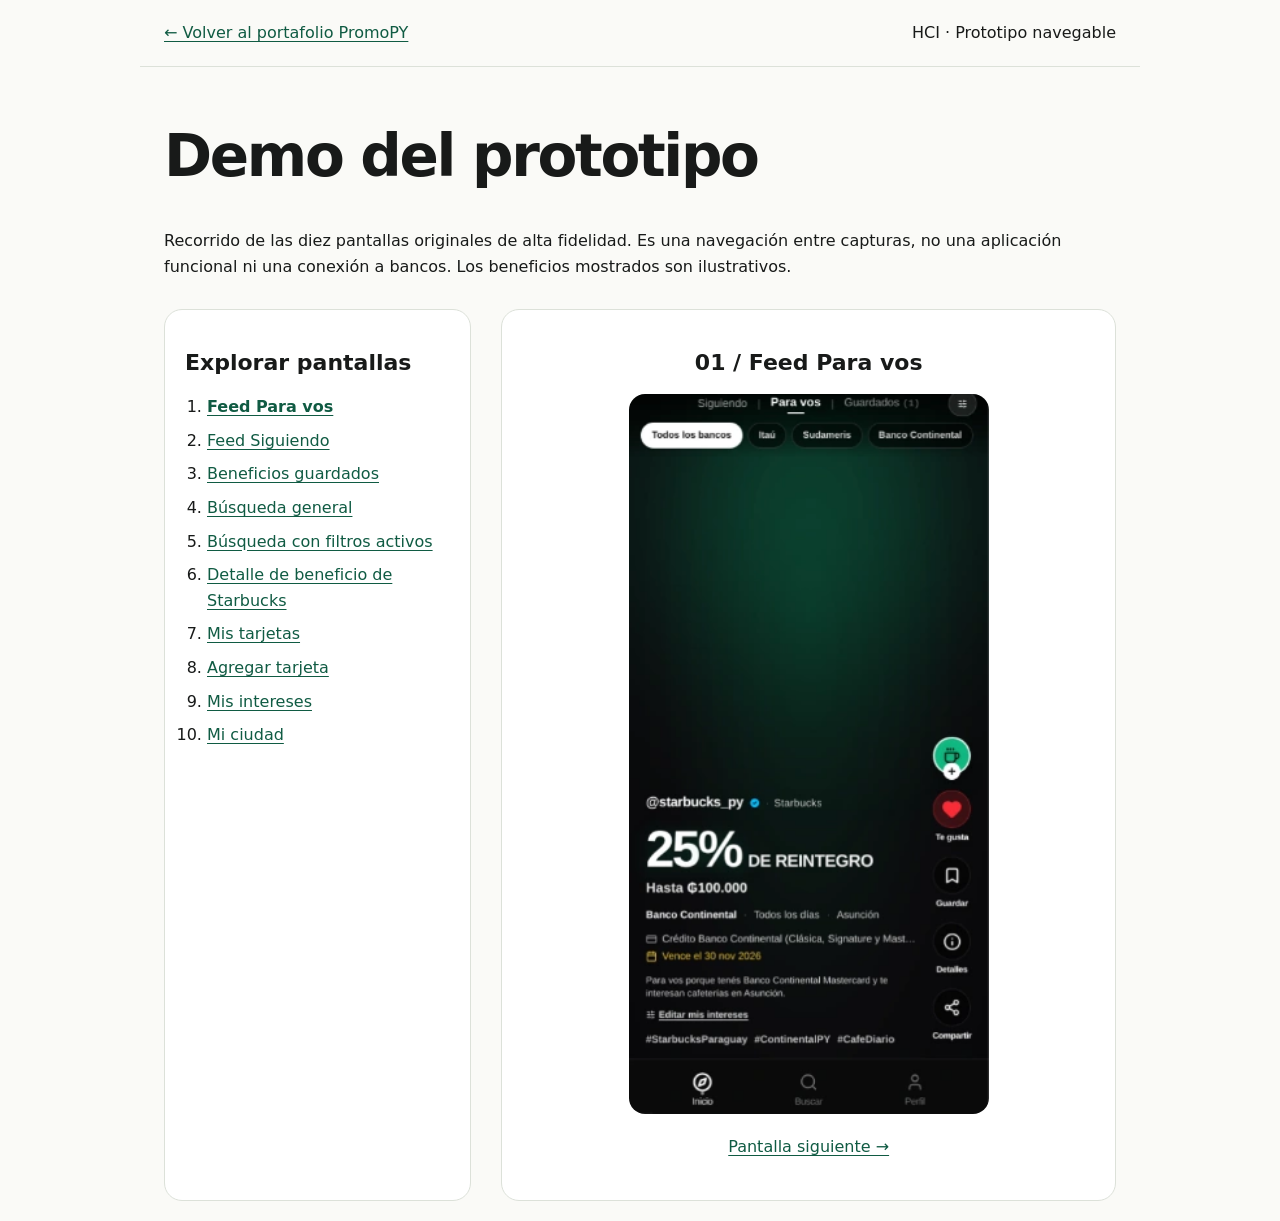
<file: demo/index.html>
<!doctype html><html lang="es"><head><meta charset="utf-8"><meta name="viewport" content="width=device-width, initial-scale=1"><title>Feed Para vos · Demo PromoPY</title><link rel="stylesheet" href="../css/demo.css"></head><body><a class="skip" href="#pantalla">Saltar a la pantalla</a><header><a href="../index.html">← Volver al portafolio PromoPY</a><p>HCI · Prototipo navegable</p></header><main><h1>Demo del prototipo</h1><p>Recorrido de las diez pantallas originales de alta fidelidad. Es una navegación entre capturas, no una aplicación funcional ni una conexión a bancos. Los beneficios mostrados son ilustrativos.</p><div class="layout"><nav aria-label="Pantallas del prototipo"><h2>Explorar pantallas</h2><ol><li><a aria-current="page" href="index.html">Feed Para vos</a></li><li><a  href="pantalla-2.html">Feed Siguiendo</a></li><li><a  href="pantalla-3.html">Beneficios guardados</a></li><li><a  href="pantalla-4.html">Búsqueda general</a></li><li><a  href="pantalla-5.html">Búsqueda con filtros activos</a></li><li><a  href="pantalla-6.html">Detalle de beneficio de Starbucks</a></li><li><a  href="pantalla-7.html">Mis tarjetas</a></li><li><a  href="pantalla-8.html">Agregar tarjeta</a></li><li><a  href="pantalla-9.html">Mis intereses</a></li><li><a  href="pantalla-10.html">Mi ciudad</a></li></ol></nav><section id="pantalla"><h2>01 / Feed Para vos</h2><a href="../img/feed-personalizado-de-beneficios.webp" aria-label="Abrir captura original de Feed Para vos"><img src="../img/feed-personalizado-de-beneficios.webp" alt="Captura del prototipo: Feed Para vos"></a><div class="controls"><a href="pantalla-2.html">Pantalla siguiente →</a></div></section></div></main></body></html>
</file>
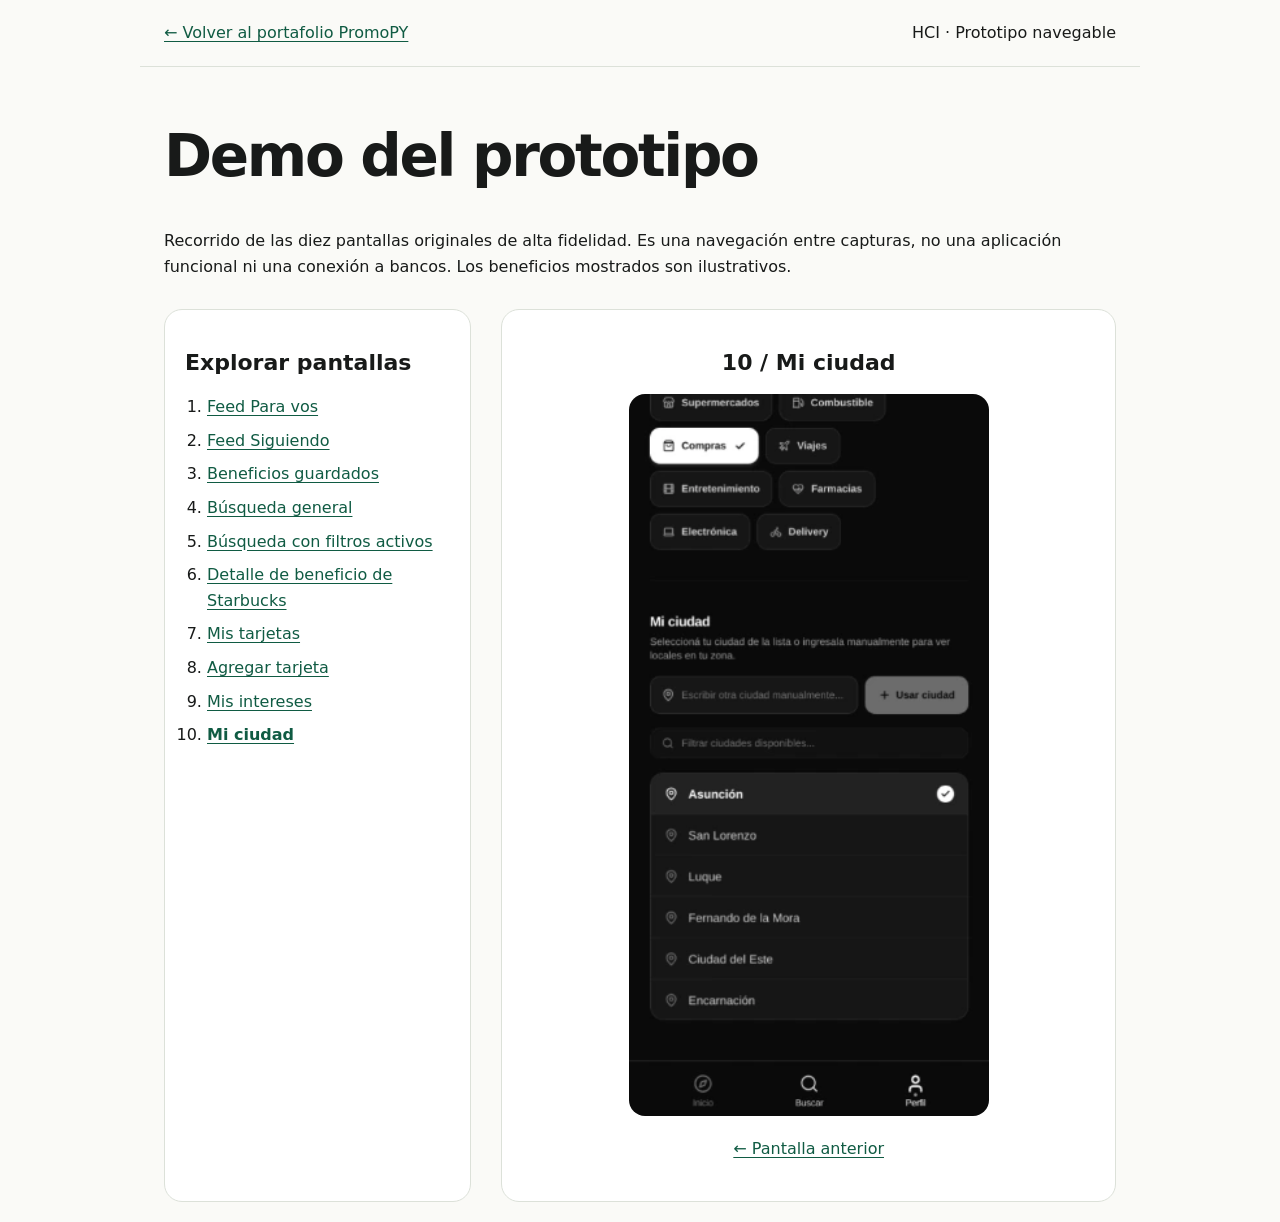
<file: demo/pantalla-10.html>
<!doctype html><html lang="es"><head><meta charset="utf-8"><meta name="viewport" content="width=device-width, initial-scale=1"><title>Mi ciudad · Demo PromoPY</title><link rel="stylesheet" href="../css/demo.css"></head><body><a class="skip" href="#pantalla">Saltar a la pantalla</a><header><a href="../index.html">← Volver al portafolio PromoPY</a><p>HCI · Prototipo navegable</p></header><main><h1>Demo del prototipo</h1><p>Recorrido de las diez pantallas originales de alta fidelidad. Es una navegación entre capturas, no una aplicación funcional ni una conexión a bancos. Los beneficios mostrados son ilustrativos.</p><div class="layout"><nav aria-label="Pantallas del prototipo"><h2>Explorar pantallas</h2><ol><li><a  href="index.html">Feed Para vos</a></li><li><a  href="pantalla-2.html">Feed Siguiendo</a></li><li><a  href="pantalla-3.html">Beneficios guardados</a></li><li><a  href="pantalla-4.html">Búsqueda general</a></li><li><a  href="pantalla-5.html">Búsqueda con filtros activos</a></li><li><a  href="pantalla-6.html">Detalle de beneficio de Starbucks</a></li><li><a  href="pantalla-7.html">Mis tarjetas</a></li><li><a  href="pantalla-8.html">Agregar tarjeta</a></li><li><a  href="pantalla-9.html">Mis intereses</a></li><li><a aria-current="page" href="pantalla-10.html">Mi ciudad</a></li></ol></nav><section id="pantalla"><h2>10 / Mi ciudad</h2><a href="../img/mi-ciudad.webp" aria-label="Abrir captura original de Mi ciudad"><img src="../img/mi-ciudad.webp" alt="Captura del prototipo: Mi ciudad"></a><div class="controls"><a href="pantalla-9.html">← Pantalla anterior</a></div></section></div></main></body></html>
</file>
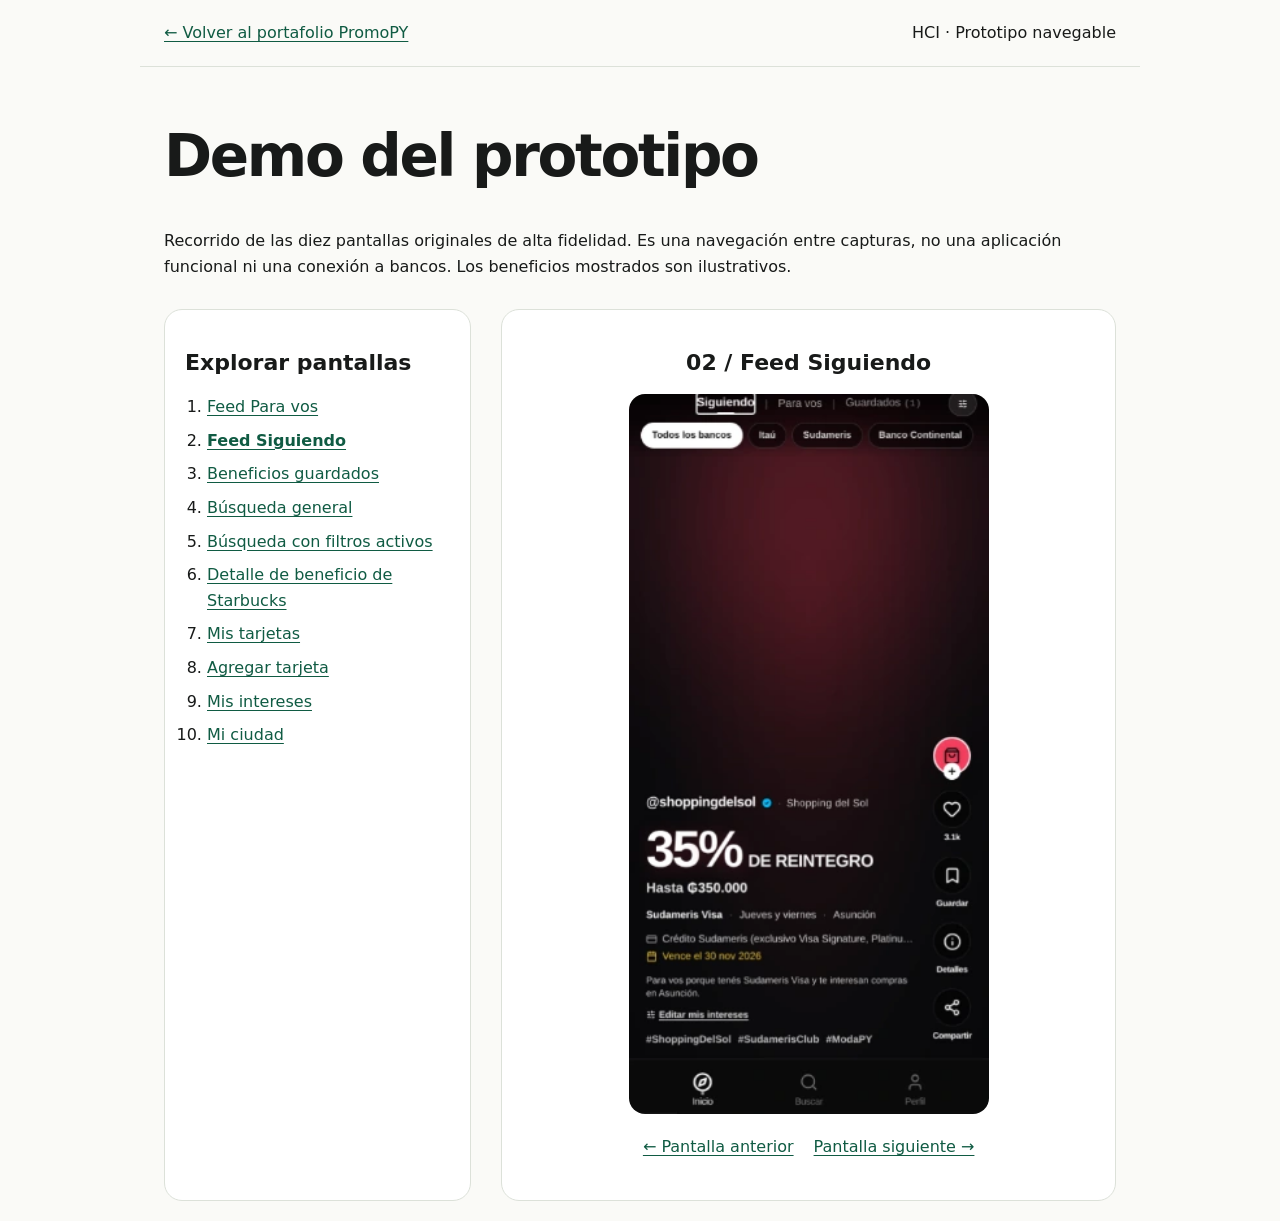
<file: demo/pantalla-2.html>
<!doctype html><html lang="es"><head><meta charset="utf-8"><meta name="viewport" content="width=device-width, initial-scale=1"><title>Feed Siguiendo · Demo PromoPY</title><link rel="stylesheet" href="../css/demo.css"></head><body><a class="skip" href="#pantalla">Saltar a la pantalla</a><header><a href="../index.html">← Volver al portafolio PromoPY</a><p>HCI · Prototipo navegable</p></header><main><h1>Demo del prototipo</h1><p>Recorrido de las diez pantallas originales de alta fidelidad. Es una navegación entre capturas, no una aplicación funcional ni una conexión a bancos. Los beneficios mostrados son ilustrativos.</p><div class="layout"><nav aria-label="Pantallas del prototipo"><h2>Explorar pantallas</h2><ol><li><a  href="index.html">Feed Para vos</a></li><li><a aria-current="page" href="pantalla-2.html">Feed Siguiendo</a></li><li><a  href="pantalla-3.html">Beneficios guardados</a></li><li><a  href="pantalla-4.html">Búsqueda general</a></li><li><a  href="pantalla-5.html">Búsqueda con filtros activos</a></li><li><a  href="pantalla-6.html">Detalle de beneficio de Starbucks</a></li><li><a  href="pantalla-7.html">Mis tarjetas</a></li><li><a  href="pantalla-8.html">Agregar tarjeta</a></li><li><a  href="pantalla-9.html">Mis intereses</a></li><li><a  href="pantalla-10.html">Mi ciudad</a></li></ol></nav><section id="pantalla"><h2>02 / Feed Siguiendo</h2><a href="../img/feed-siguiendo.webp" aria-label="Abrir captura original de Feed Siguiendo"><img src="../img/feed-siguiendo.webp" alt="Captura del prototipo: Feed Siguiendo"></a><div class="controls"><a href="index.html">← Pantalla anterior</a><a href="pantalla-3.html">Pantalla siguiente →</a></div></section></div></main></body></html>
</file>
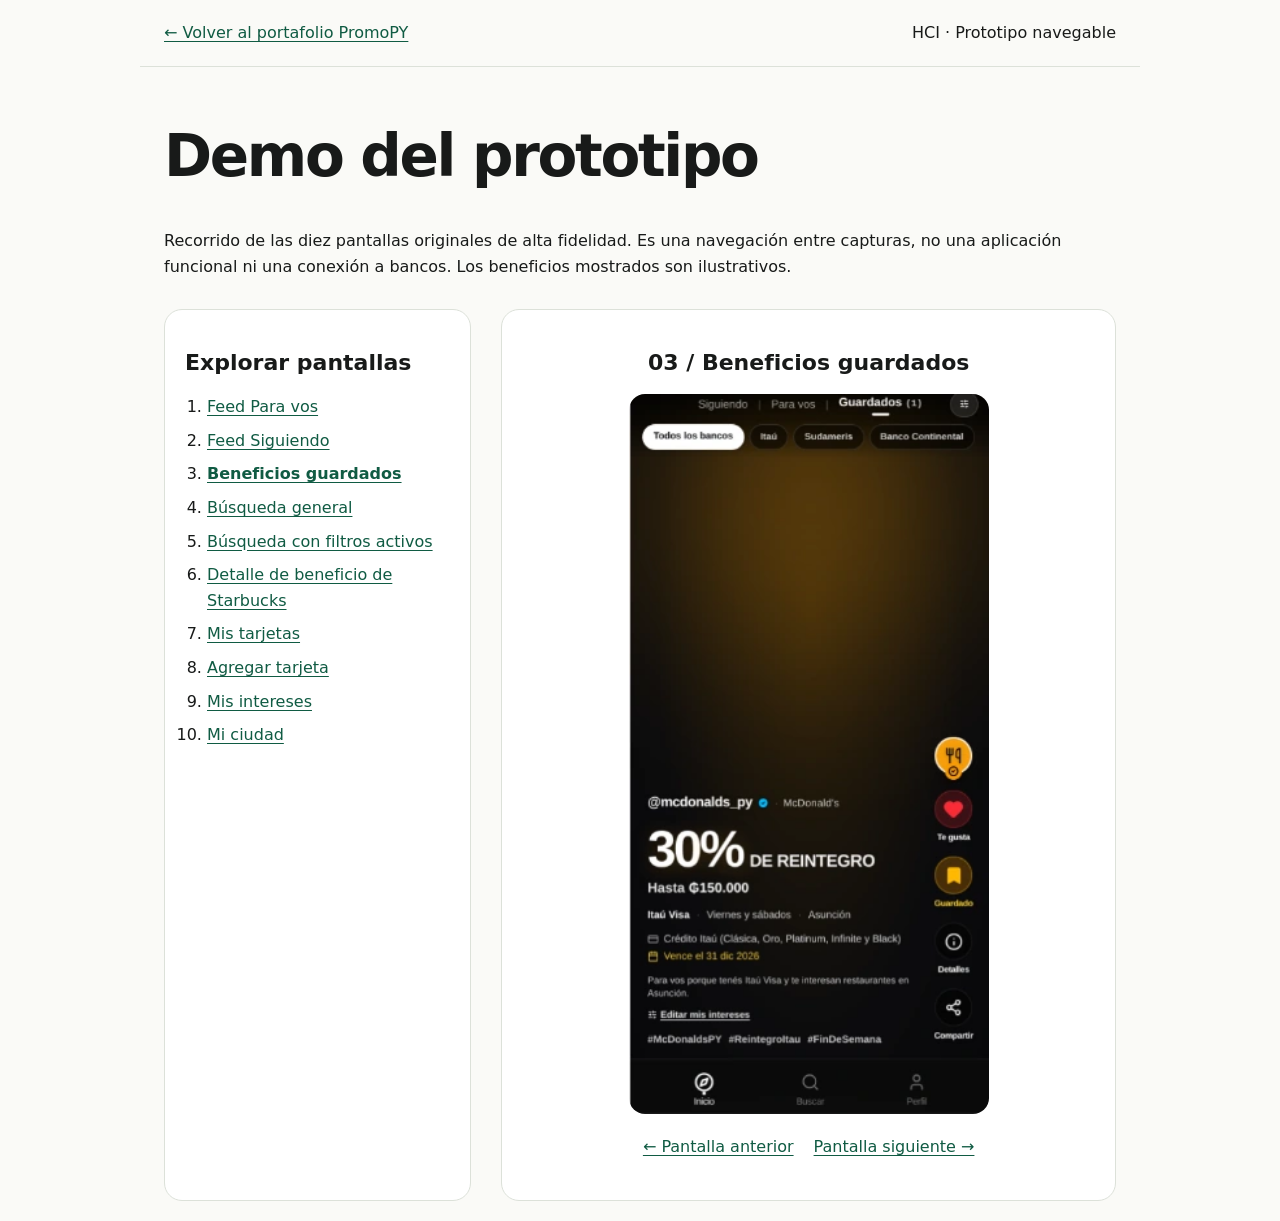
<file: demo/pantalla-3.html>
<!doctype html><html lang="es"><head><meta charset="utf-8"><meta name="viewport" content="width=device-width, initial-scale=1"><title>Beneficios guardados · Demo PromoPY</title><link rel="stylesheet" href="../css/demo.css"></head><body><a class="skip" href="#pantalla">Saltar a la pantalla</a><header><a href="../index.html">← Volver al portafolio PromoPY</a><p>HCI · Prototipo navegable</p></header><main><h1>Demo del prototipo</h1><p>Recorrido de las diez pantallas originales de alta fidelidad. Es una navegación entre capturas, no una aplicación funcional ni una conexión a bancos. Los beneficios mostrados son ilustrativos.</p><div class="layout"><nav aria-label="Pantallas del prototipo"><h2>Explorar pantallas</h2><ol><li><a  href="index.html">Feed Para vos</a></li><li><a  href="pantalla-2.html">Feed Siguiendo</a></li><li><a aria-current="page" href="pantalla-3.html">Beneficios guardados</a></li><li><a  href="pantalla-4.html">Búsqueda general</a></li><li><a  href="pantalla-5.html">Búsqueda con filtros activos</a></li><li><a  href="pantalla-6.html">Detalle de beneficio de Starbucks</a></li><li><a  href="pantalla-7.html">Mis tarjetas</a></li><li><a  href="pantalla-8.html">Agregar tarjeta</a></li><li><a  href="pantalla-9.html">Mis intereses</a></li><li><a  href="pantalla-10.html">Mi ciudad</a></li></ol></nav><section id="pantalla"><h2>03 / Beneficios guardados</h2><a href="../img/beneficios-guardados.webp" aria-label="Abrir captura original de Beneficios guardados"><img src="../img/beneficios-guardados.webp" alt="Captura del prototipo: Beneficios guardados"></a><div class="controls"><a href="pantalla-2.html">← Pantalla anterior</a><a href="pantalla-4.html">Pantalla siguiente →</a></div></section></div></main></body></html>
</file>
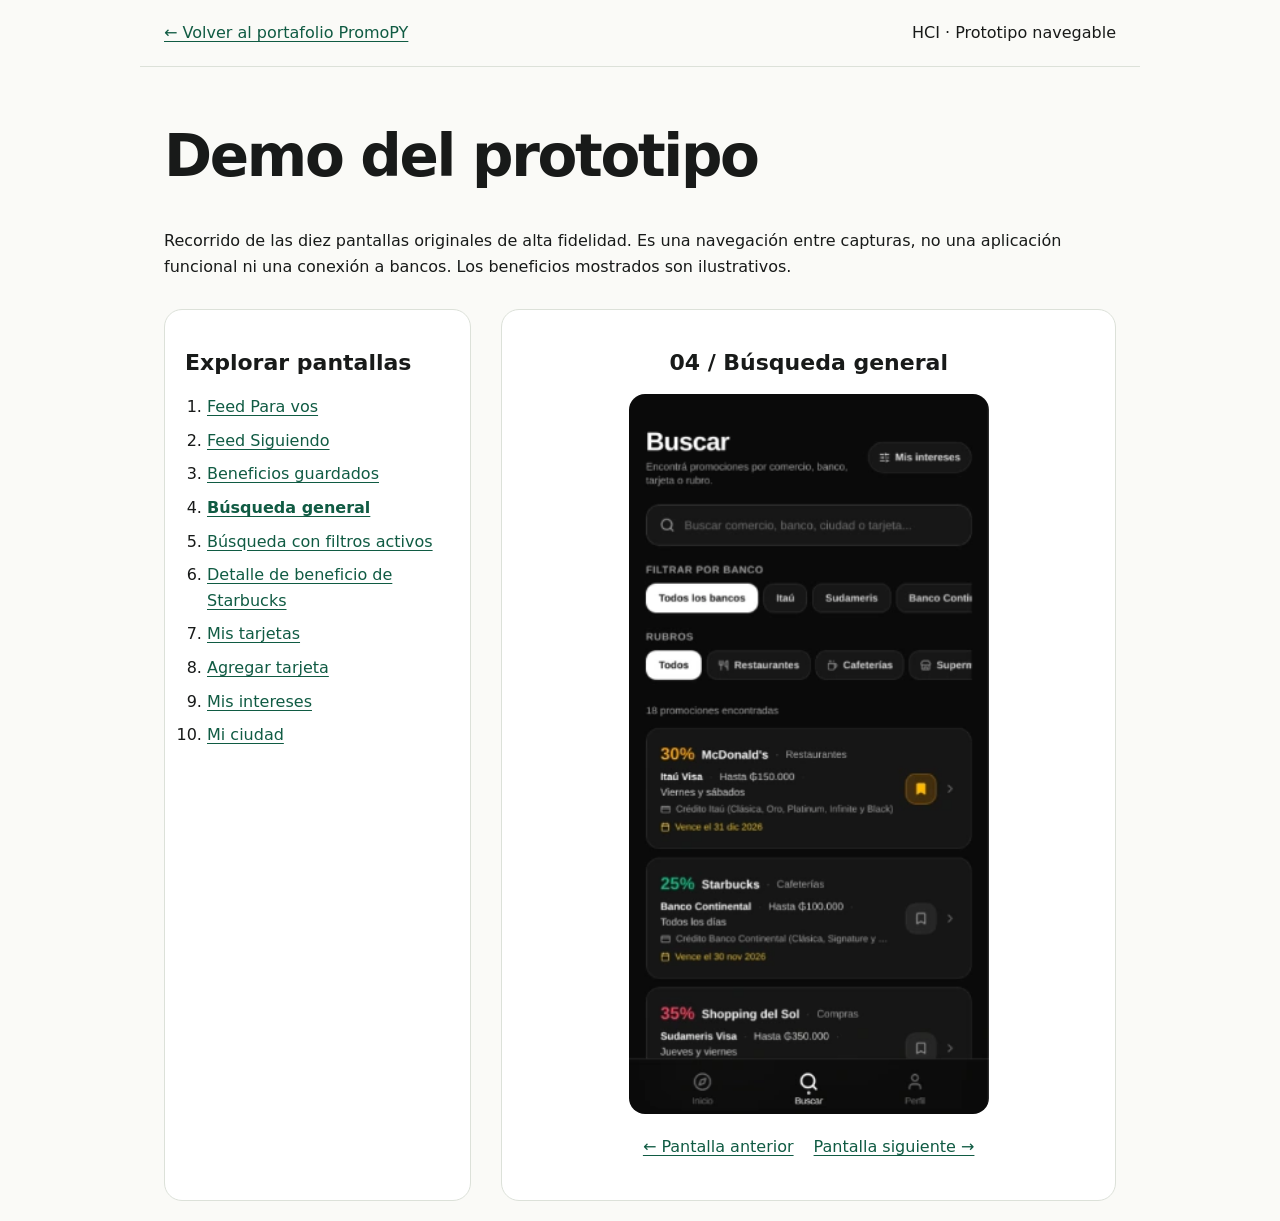
<file: demo/pantalla-4.html>
<!doctype html><html lang="es"><head><meta charset="utf-8"><meta name="viewport" content="width=device-width, initial-scale=1"><title>Búsqueda general · Demo PromoPY</title><link rel="stylesheet" href="../css/demo.css"></head><body><a class="skip" href="#pantalla">Saltar a la pantalla</a><header><a href="../index.html">← Volver al portafolio PromoPY</a><p>HCI · Prototipo navegable</p></header><main><h1>Demo del prototipo</h1><p>Recorrido de las diez pantallas originales de alta fidelidad. Es una navegación entre capturas, no una aplicación funcional ni una conexión a bancos. Los beneficios mostrados son ilustrativos.</p><div class="layout"><nav aria-label="Pantallas del prototipo"><h2>Explorar pantallas</h2><ol><li><a  href="index.html">Feed Para vos</a></li><li><a  href="pantalla-2.html">Feed Siguiendo</a></li><li><a  href="pantalla-3.html">Beneficios guardados</a></li><li><a aria-current="page" href="pantalla-4.html">Búsqueda general</a></li><li><a  href="pantalla-5.html">Búsqueda con filtros activos</a></li><li><a  href="pantalla-6.html">Detalle de beneficio de Starbucks</a></li><li><a  href="pantalla-7.html">Mis tarjetas</a></li><li><a  href="pantalla-8.html">Agregar tarjeta</a></li><li><a  href="pantalla-9.html">Mis intereses</a></li><li><a  href="pantalla-10.html">Mi ciudad</a></li></ol></nav><section id="pantalla"><h2>04 / Búsqueda general</h2><a href="../img/buscador-de-beneficios.webp" aria-label="Abrir captura original de Búsqueda general"><img src="../img/buscador-de-beneficios.webp" alt="Captura del prototipo: Búsqueda general"></a><div class="controls"><a href="pantalla-3.html">← Pantalla anterior</a><a href="pantalla-5.html">Pantalla siguiente →</a></div></section></div></main></body></html>
</file>
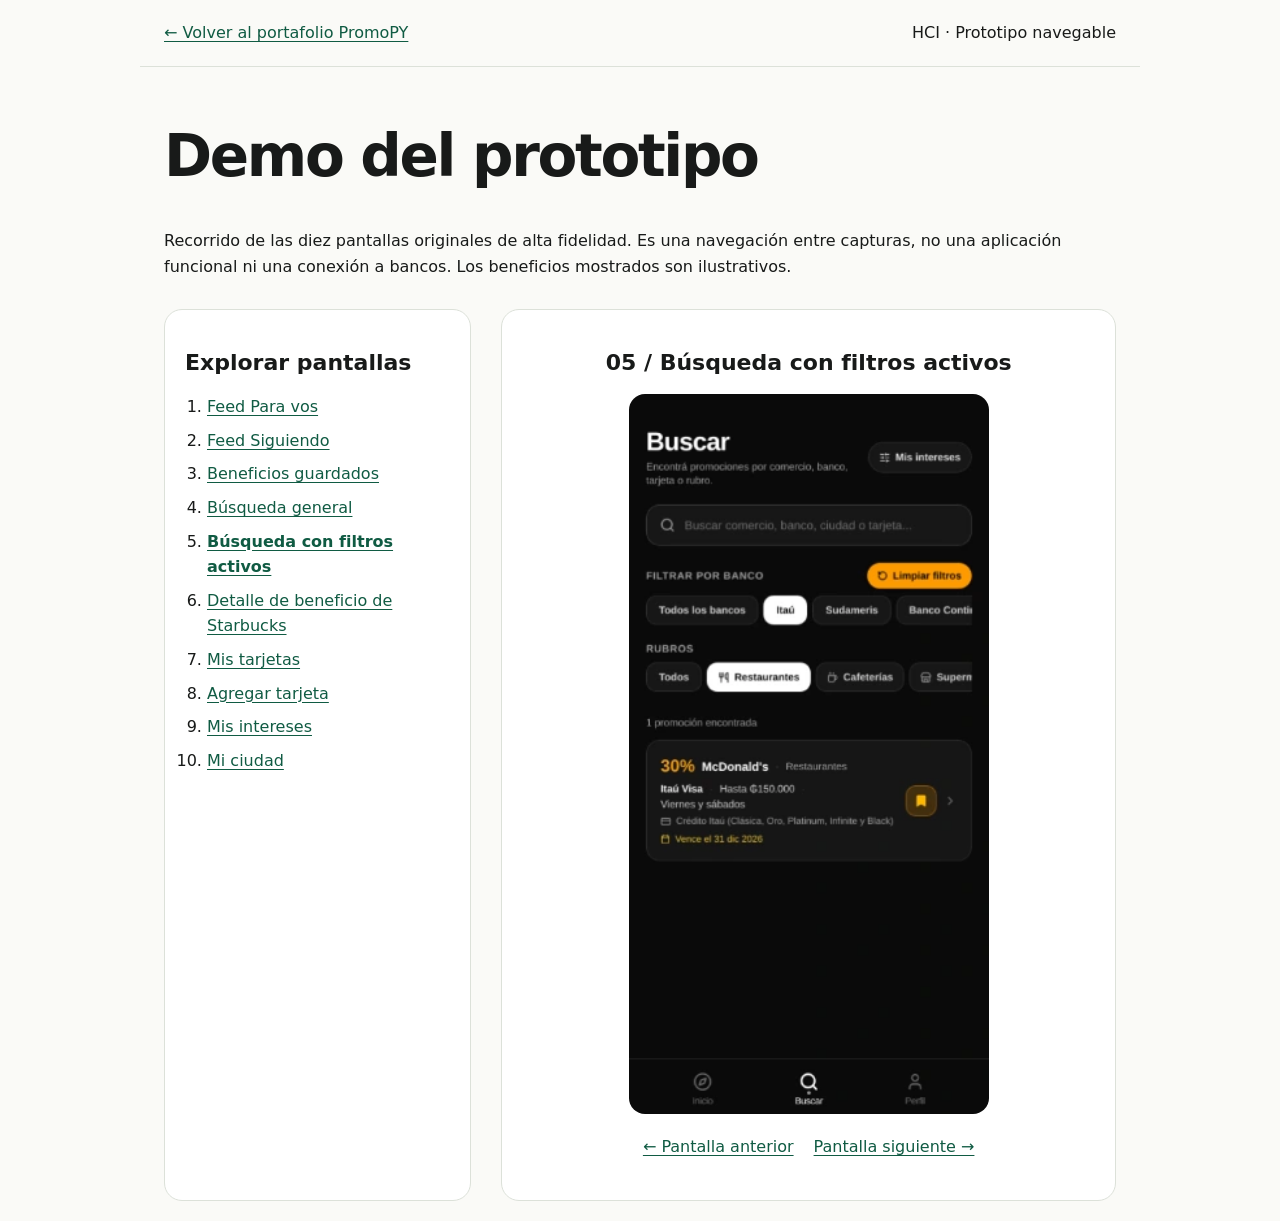
<file: demo/pantalla-5.html>
<!doctype html><html lang="es"><head><meta charset="utf-8"><meta name="viewport" content="width=device-width, initial-scale=1"><title>Búsqueda con filtros activos · Demo PromoPY</title><link rel="stylesheet" href="../css/demo.css"></head><body><a class="skip" href="#pantalla">Saltar a la pantalla</a><header><a href="../index.html">← Volver al portafolio PromoPY</a><p>HCI · Prototipo navegable</p></header><main><h1>Demo del prototipo</h1><p>Recorrido de las diez pantallas originales de alta fidelidad. Es una navegación entre capturas, no una aplicación funcional ni una conexión a bancos. Los beneficios mostrados son ilustrativos.</p><div class="layout"><nav aria-label="Pantallas del prototipo"><h2>Explorar pantallas</h2><ol><li><a  href="index.html">Feed Para vos</a></li><li><a  href="pantalla-2.html">Feed Siguiendo</a></li><li><a  href="pantalla-3.html">Beneficios guardados</a></li><li><a  href="pantalla-4.html">Búsqueda general</a></li><li><a aria-current="page" href="pantalla-5.html">Búsqueda con filtros activos</a></li><li><a  href="pantalla-6.html">Detalle de beneficio de Starbucks</a></li><li><a  href="pantalla-7.html">Mis tarjetas</a></li><li><a  href="pantalla-8.html">Agregar tarjeta</a></li><li><a  href="pantalla-9.html">Mis intereses</a></li><li><a  href="pantalla-10.html">Mi ciudad</a></li></ol></nav><section id="pantalla"><h2>05 / Búsqueda con filtros activos</h2><a href="../img/busqueda-con-filtros-activos.webp" aria-label="Abrir captura original de Búsqueda con filtros activos"><img src="../img/busqueda-con-filtros-activos.webp" alt="Captura del prototipo: Búsqueda con filtros activos"></a><div class="controls"><a href="pantalla-4.html">← Pantalla anterior</a><a href="pantalla-6.html">Pantalla siguiente →</a></div></section></div></main></body></html>
</file>
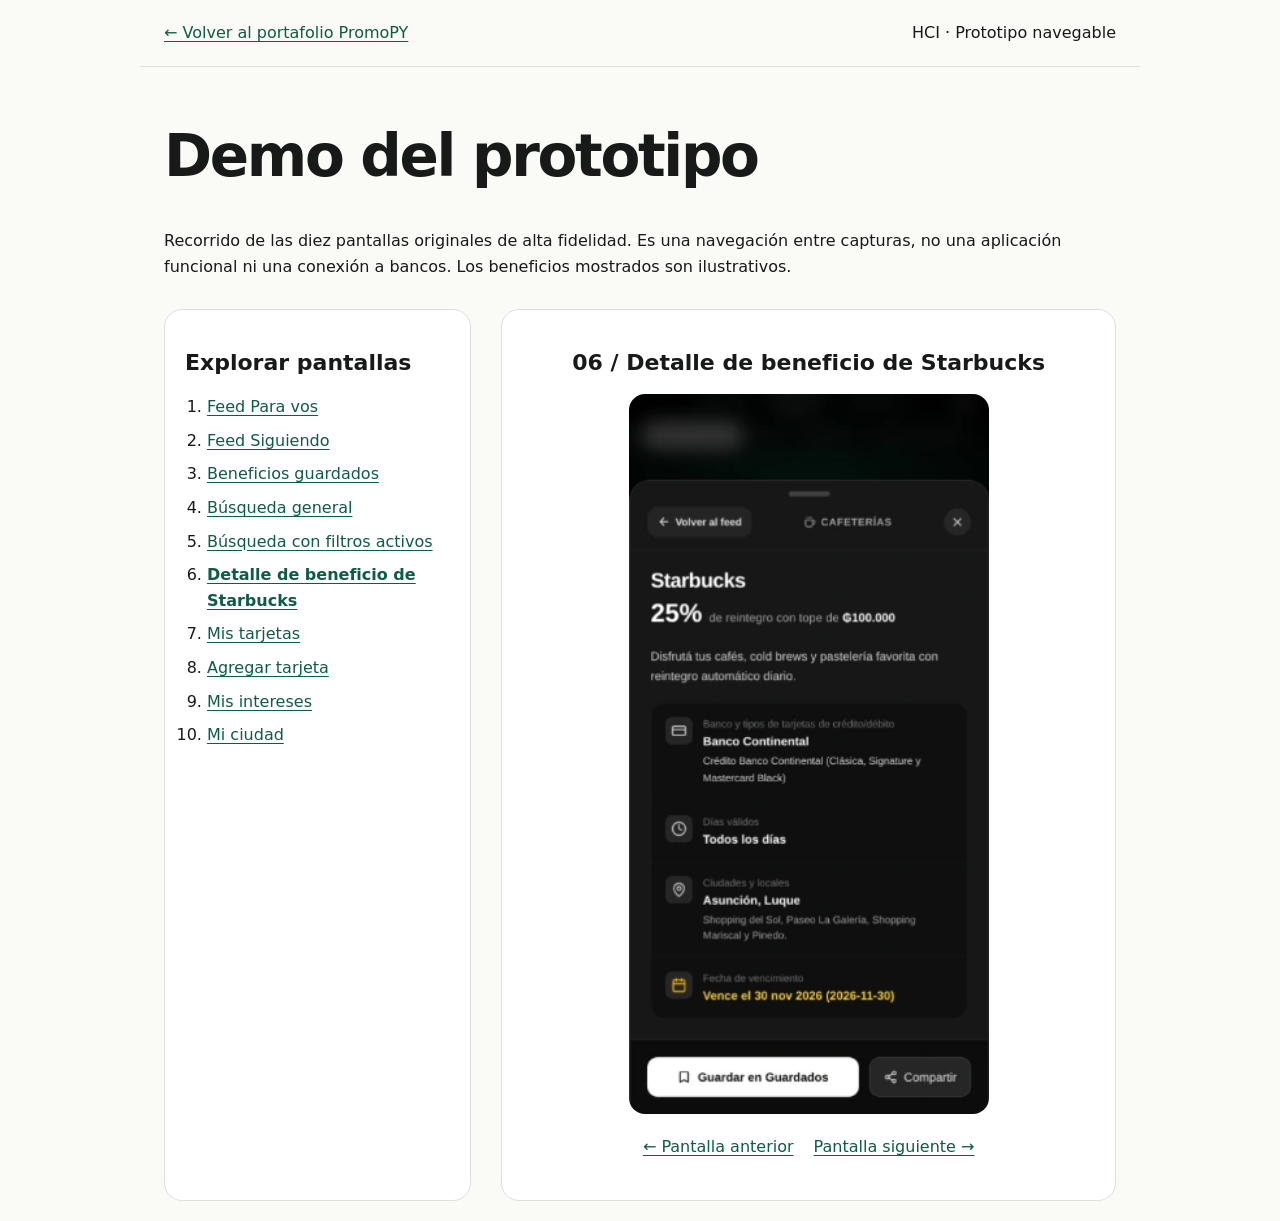
<file: demo/pantalla-6.html>
<!doctype html><html lang="es"><head><meta charset="utf-8"><meta name="viewport" content="width=device-width, initial-scale=1"><title>Detalle de beneficio de Starbucks · Demo PromoPY</title><link rel="stylesheet" href="../css/demo.css"></head><body><a class="skip" href="#pantalla">Saltar a la pantalla</a><header><a href="../index.html">← Volver al portafolio PromoPY</a><p>HCI · Prototipo navegable</p></header><main><h1>Demo del prototipo</h1><p>Recorrido de las diez pantallas originales de alta fidelidad. Es una navegación entre capturas, no una aplicación funcional ni una conexión a bancos. Los beneficios mostrados son ilustrativos.</p><div class="layout"><nav aria-label="Pantallas del prototipo"><h2>Explorar pantallas</h2><ol><li><a  href="index.html">Feed Para vos</a></li><li><a  href="pantalla-2.html">Feed Siguiendo</a></li><li><a  href="pantalla-3.html">Beneficios guardados</a></li><li><a  href="pantalla-4.html">Búsqueda general</a></li><li><a  href="pantalla-5.html">Búsqueda con filtros activos</a></li><li><a aria-current="page" href="pantalla-6.html">Detalle de beneficio de Starbucks</a></li><li><a  href="pantalla-7.html">Mis tarjetas</a></li><li><a  href="pantalla-8.html">Agregar tarjeta</a></li><li><a  href="pantalla-9.html">Mis intereses</a></li><li><a  href="pantalla-10.html">Mi ciudad</a></li></ol></nav><section id="pantalla"><h2>06 / Detalle de beneficio de Starbucks</h2><a href="../img/detalle-de-beneficio-de-starbucks.webp" aria-label="Abrir captura original de Detalle de beneficio de Starbucks"><img src="../img/detalle-de-beneficio-de-starbucks.webp" alt="Captura del prototipo: Detalle de beneficio de Starbucks"></a><div class="controls"><a href="pantalla-5.html">← Pantalla anterior</a><a href="pantalla-7.html">Pantalla siguiente →</a></div></section></div></main></body></html>
</file>
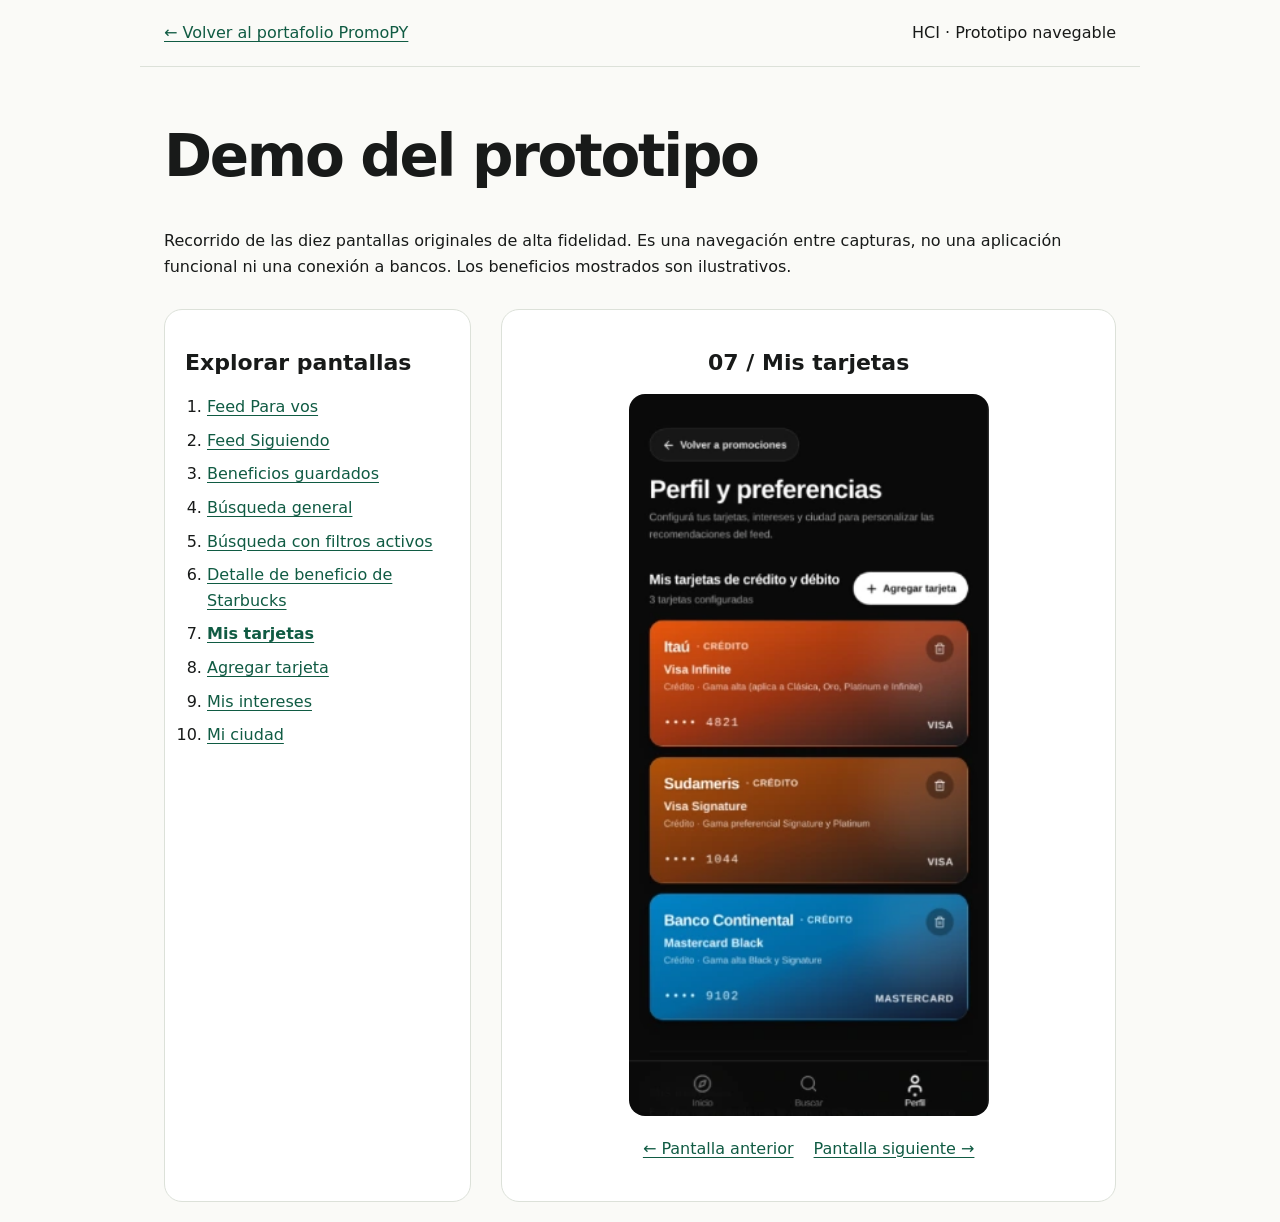
<file: demo/pantalla-7.html>
<!doctype html><html lang="es"><head><meta charset="utf-8"><meta name="viewport" content="width=device-width, initial-scale=1"><title>Mis tarjetas · Demo PromoPY</title><link rel="stylesheet" href="../css/demo.css"></head><body><a class="skip" href="#pantalla">Saltar a la pantalla</a><header><a href="../index.html">← Volver al portafolio PromoPY</a><p>HCI · Prototipo navegable</p></header><main><h1>Demo del prototipo</h1><p>Recorrido de las diez pantallas originales de alta fidelidad. Es una navegación entre capturas, no una aplicación funcional ni una conexión a bancos. Los beneficios mostrados son ilustrativos.</p><div class="layout"><nav aria-label="Pantallas del prototipo"><h2>Explorar pantallas</h2><ol><li><a  href="index.html">Feed Para vos</a></li><li><a  href="pantalla-2.html">Feed Siguiendo</a></li><li><a  href="pantalla-3.html">Beneficios guardados</a></li><li><a  href="pantalla-4.html">Búsqueda general</a></li><li><a  href="pantalla-5.html">Búsqueda con filtros activos</a></li><li><a  href="pantalla-6.html">Detalle de beneficio de Starbucks</a></li><li><a aria-current="page" href="pantalla-7.html">Mis tarjetas</a></li><li><a  href="pantalla-8.html">Agregar tarjeta</a></li><li><a  href="pantalla-9.html">Mis intereses</a></li><li><a  href="pantalla-10.html">Mi ciudad</a></li></ol></nav><section id="pantalla"><h2>07 / Mis tarjetas</h2><a href="../img/perfil-con-tarjetas-bancarias.webp" aria-label="Abrir captura original de Mis tarjetas"><img src="../img/perfil-con-tarjetas-bancarias.webp" alt="Captura del prototipo: Mis tarjetas"></a><div class="controls"><a href="pantalla-6.html">← Pantalla anterior</a><a href="pantalla-8.html">Pantalla siguiente →</a></div></section></div></main></body></html>
</file>
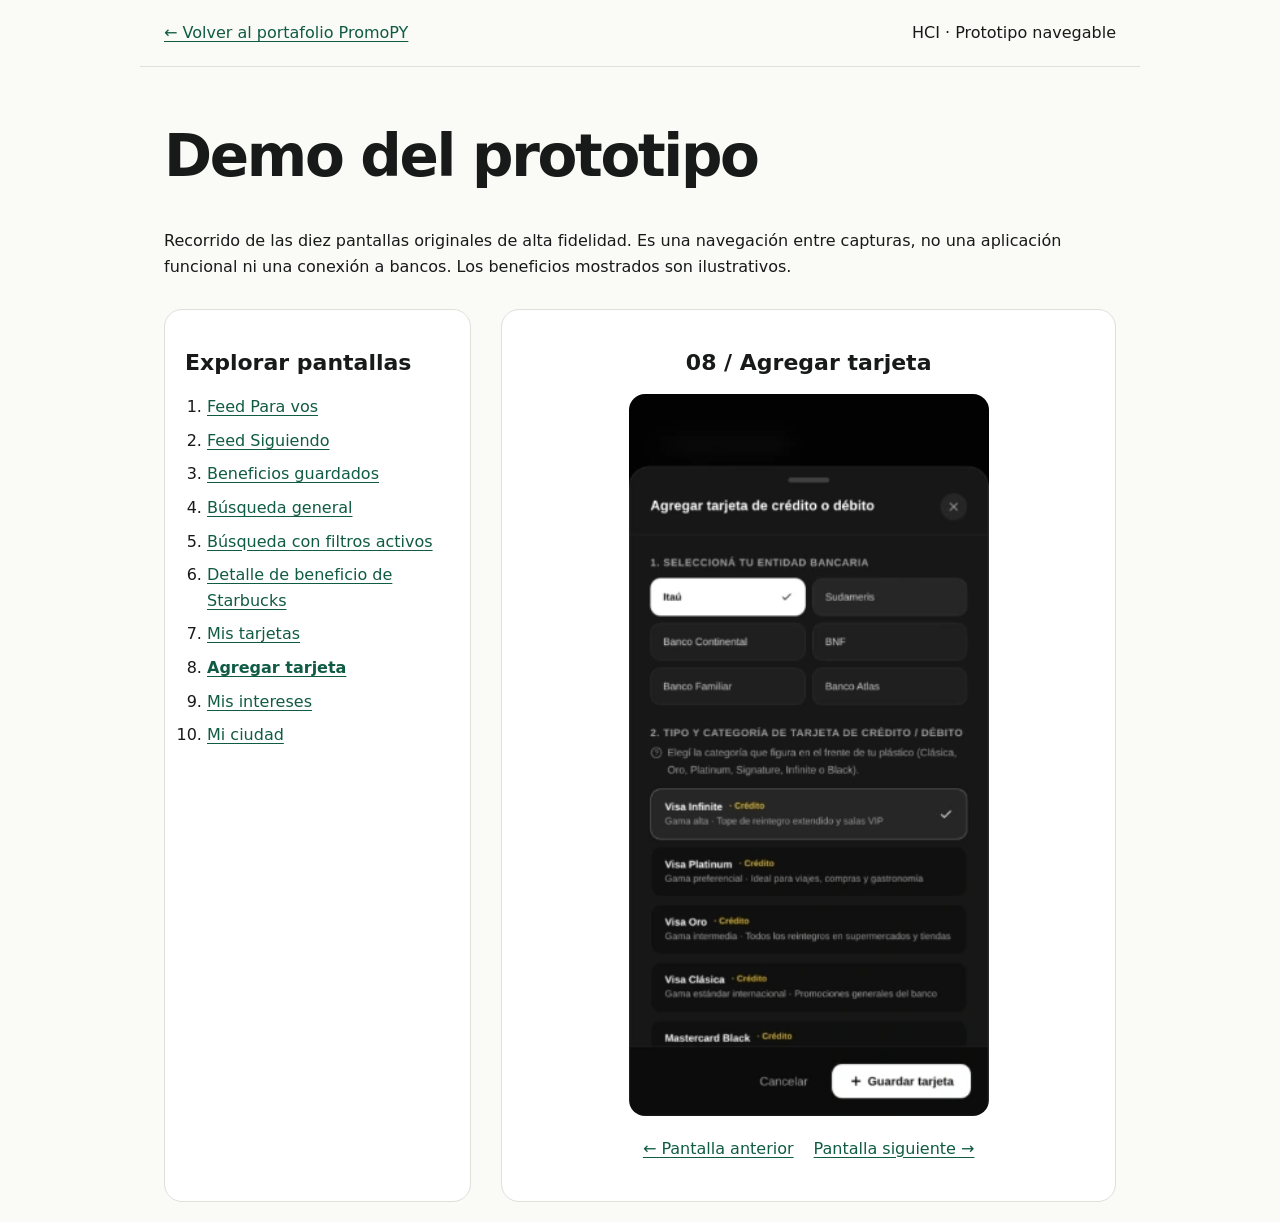
<file: demo/pantalla-8.html>
<!doctype html><html lang="es"><head><meta charset="utf-8"><meta name="viewport" content="width=device-width, initial-scale=1"><title>Agregar tarjeta · Demo PromoPY</title><link rel="stylesheet" href="../css/demo.css"></head><body><a class="skip" href="#pantalla">Saltar a la pantalla</a><header><a href="../index.html">← Volver al portafolio PromoPY</a><p>HCI · Prototipo navegable</p></header><main><h1>Demo del prototipo</h1><p>Recorrido de las diez pantallas originales de alta fidelidad. Es una navegación entre capturas, no una aplicación funcional ni una conexión a bancos. Los beneficios mostrados son ilustrativos.</p><div class="layout"><nav aria-label="Pantallas del prototipo"><h2>Explorar pantallas</h2><ol><li><a  href="index.html">Feed Para vos</a></li><li><a  href="pantalla-2.html">Feed Siguiendo</a></li><li><a  href="pantalla-3.html">Beneficios guardados</a></li><li><a  href="pantalla-4.html">Búsqueda general</a></li><li><a  href="pantalla-5.html">Búsqueda con filtros activos</a></li><li><a  href="pantalla-6.html">Detalle de beneficio de Starbucks</a></li><li><a  href="pantalla-7.html">Mis tarjetas</a></li><li><a aria-current="page" href="pantalla-8.html">Agregar tarjeta</a></li><li><a  href="pantalla-9.html">Mis intereses</a></li><li><a  href="pantalla-10.html">Mi ciudad</a></li></ol></nav><section id="pantalla"><h2>08 / Agregar tarjeta</h2><a href="../img/agregar-tarjeta.webp" aria-label="Abrir captura original de Agregar tarjeta"><img src="../img/agregar-tarjeta.webp" alt="Captura del prototipo: Agregar tarjeta"></a><div class="controls"><a href="pantalla-7.html">← Pantalla anterior</a><a href="pantalla-9.html">Pantalla siguiente →</a></div></section></div></main></body></html>
</file>
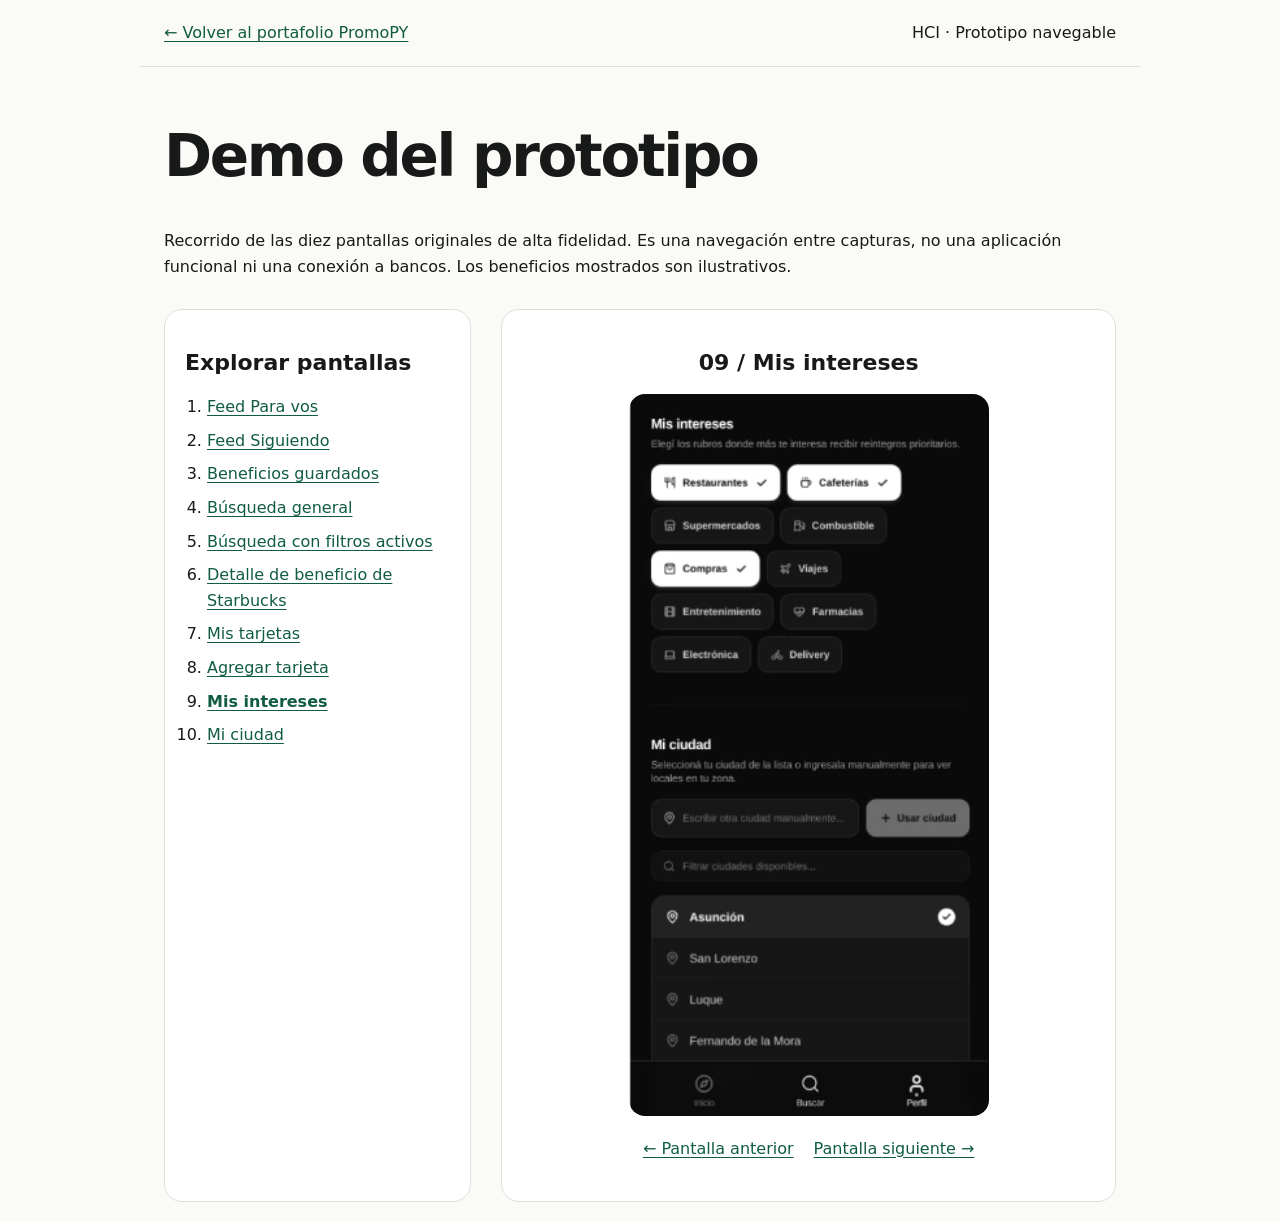
<file: demo/pantalla-9.html>
<!doctype html><html lang="es"><head><meta charset="utf-8"><meta name="viewport" content="width=device-width, initial-scale=1"><title>Mis intereses · Demo PromoPY</title><link rel="stylesheet" href="../css/demo.css"></head><body><a class="skip" href="#pantalla">Saltar a la pantalla</a><header><a href="../index.html">← Volver al portafolio PromoPY</a><p>HCI · Prototipo navegable</p></header><main><h1>Demo del prototipo</h1><p>Recorrido de las diez pantallas originales de alta fidelidad. Es una navegación entre capturas, no una aplicación funcional ni una conexión a bancos. Los beneficios mostrados son ilustrativos.</p><div class="layout"><nav aria-label="Pantallas del prototipo"><h2>Explorar pantallas</h2><ol><li><a  href="index.html">Feed Para vos</a></li><li><a  href="pantalla-2.html">Feed Siguiendo</a></li><li><a  href="pantalla-3.html">Beneficios guardados</a></li><li><a  href="pantalla-4.html">Búsqueda general</a></li><li><a  href="pantalla-5.html">Búsqueda con filtros activos</a></li><li><a  href="pantalla-6.html">Detalle de beneficio de Starbucks</a></li><li><a  href="pantalla-7.html">Mis tarjetas</a></li><li><a  href="pantalla-8.html">Agregar tarjeta</a></li><li><a aria-current="page" href="pantalla-9.html">Mis intereses</a></li><li><a  href="pantalla-10.html">Mi ciudad</a></li></ol></nav><section id="pantalla"><h2>09 / Mis intereses</h2><a href="../img/mis-intereses.webp" aria-label="Abrir captura original de Mis intereses"><img src="../img/mis-intereses.webp" alt="Captura del prototipo: Mis intereses"></a><div class="controls"><a href="pantalla-8.html">← Pantalla anterior</a><a href="pantalla-10.html">Pantalla siguiente →</a></div></section></div></main></body></html>
</file>
<file: css/demo.css>
*{box-sizing:border-box}body{margin:0;background:#fafaf7;color:#181a19;font:16px/1.6 system-ui,sans-serif}header,main{max-width:1000px;margin:auto;padding:20px 24px}header{display:flex;justify-content:space-between;align-items:center;gap:15px;border-bottom:1px solid #dce1d9}header p{margin:0}a{color:#105b43;text-underline-offset:3px}h1{font-size:clamp(32px,6vw,58px);letter-spacing:-.04em;line-height:1.1}h2{font-size:22px;line-height:1.25}.layout{display:grid;grid-template-columns:minmax(200px,1fr) 2fr;gap:30px;margin-top:30px}nav,section{background:white;border:1px solid #dce1d9;border-radius:18px;padding:20px}nav ol{padding-left:22px}nav li{margin:8px 0}a[aria-current]{font-weight:750;text-decoration:underline}section img{display:block;width:min(100%,360px);margin:auto;border-radius:16px}section h2{text-align:center}.controls{display:flex;justify-content:center;flex-wrap:wrap;gap:20px;margin:20px 0}a:focus-visible{outline:3px solid #bd7a00;outline-offset:4px}.skip{position:absolute;top:5px;left:5px;background:white;padding:10px;transform:translateY(-150%)}.skip:focus{transform:none}@media(max-width:650px){.layout{grid-template-columns:1fr}header{display:block}}
</file>
